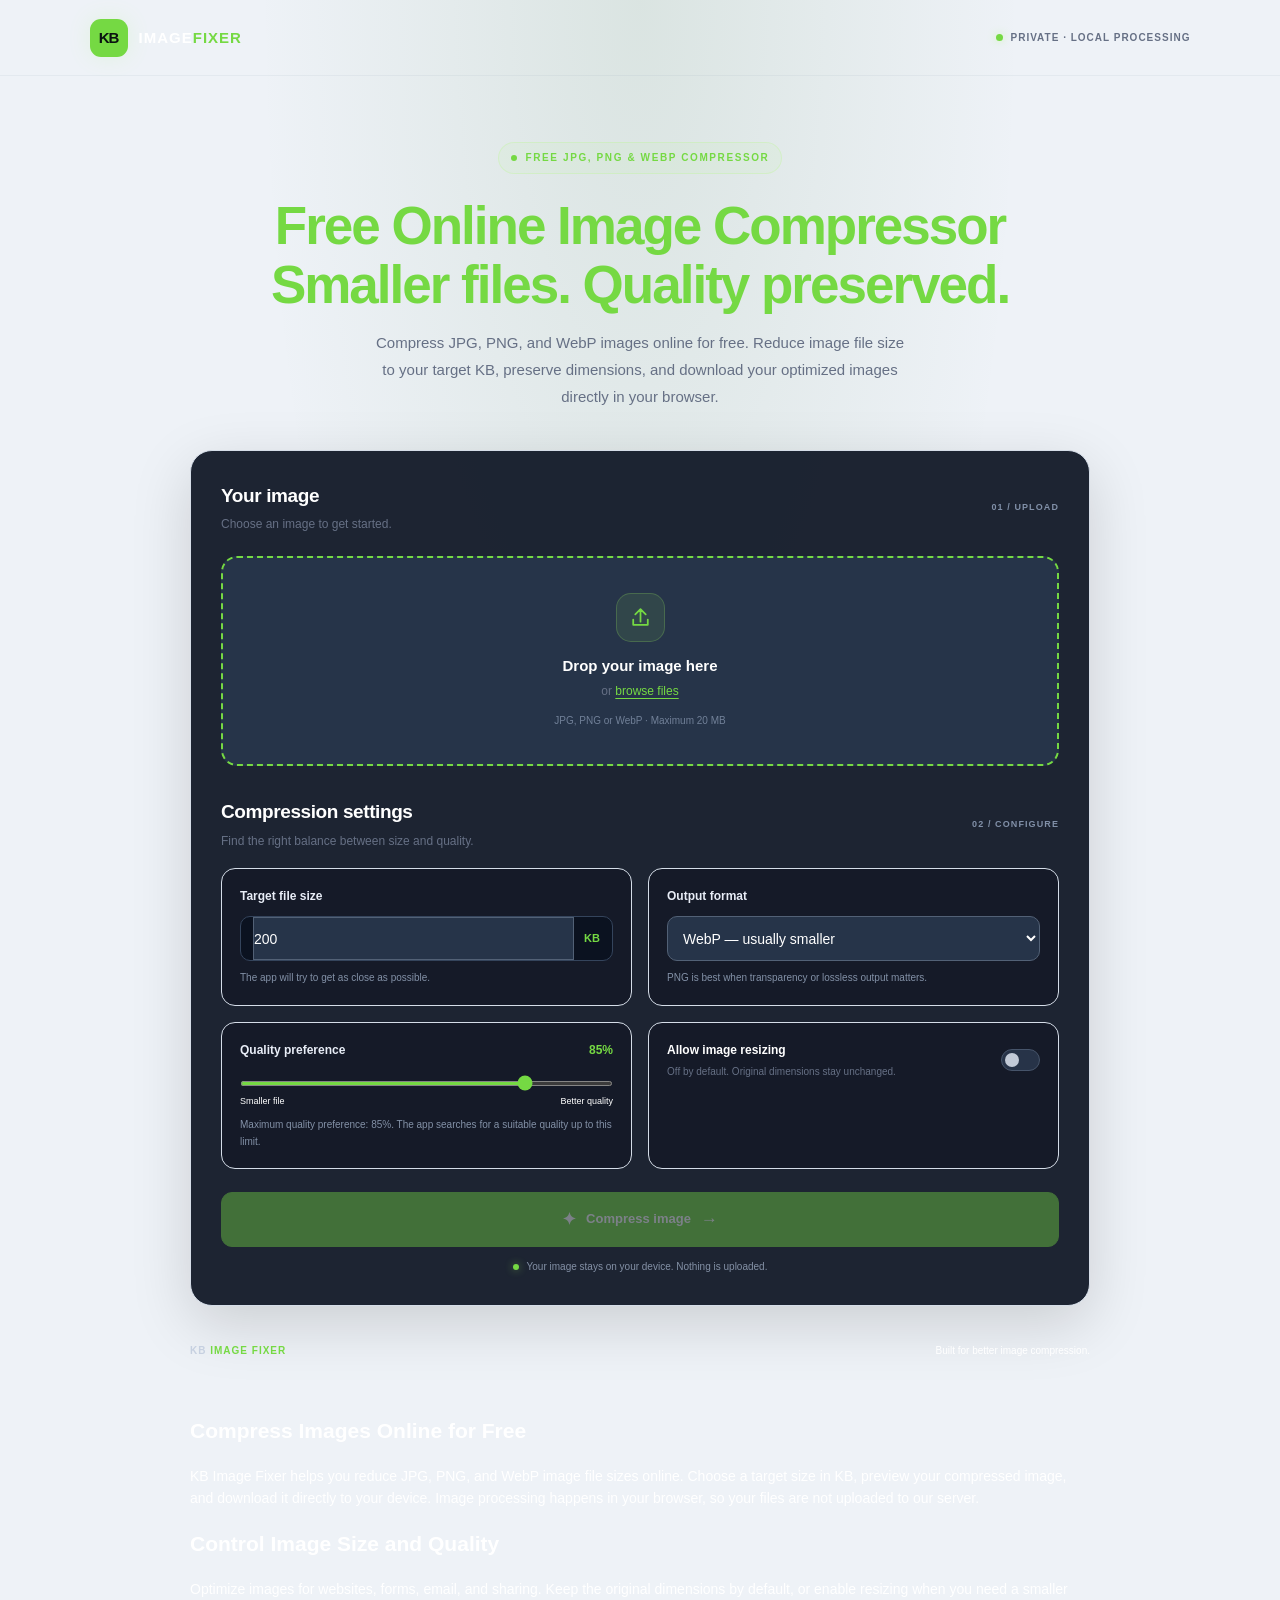
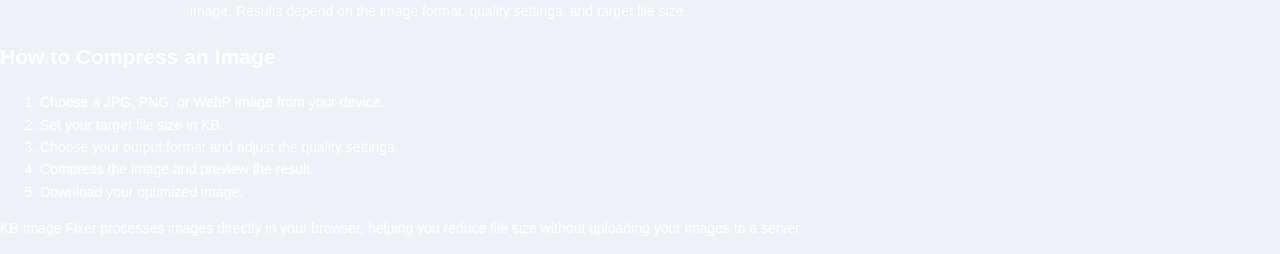
<file: index.html>
<!DOCTYPE html>
<html lang="en">
<head>
  
<!-- Google Analytics -->
<script async src="https://www.googletagmanager.com/gtag/js?id=G-NMLSBLCP2W"></script>
<script>
  window.dataLayer = window.dataLayer || [];
  function gtag(){dataLayer.push(arguments);}
  gtag('js', new Date());
  gtag('config', 'G-NMLSBLCP2W');
</script>

  <meta property="og:title" content="KB Image Fixer - Free Online Image Compressor">
<meta property="og:description" content="Compress JPG, PNG, and WebP images for free. Reduce file size and download your images directly in your browser.">
<meta property="og:url" content="https://kbfixerofficial.netlify.app/">
<meta property="og:type" content="website">
<meta name="description" content="Compress JPG, PNG, and WebP images online for free with KB Image Fixer. Set a target size in KB, preserve image dimensions, and download optimized images directly in your browser.">
  <meta charset="UTF-8">
  <meta name="viewport" content="width=device-width, initial-scale=1.0">
  <meta name="theme-color" content="#080d19">
<title>Free Image Compressor Online | KB Image Fixer</title>
  <link rel="stylesheet" href="style.css">
<link rel="icon" type="image/svg+xml" href="favicon.svg">
</head>
<body>
  <header class="topbar">
    <a class="brand" href="#" aria-label="KBImage Fixer home">
      <span class="brand-icon">KB</span>
      <span>IMAGE<span class="green">FIXER</span></span>
    </a>
    <span class="local-badge">
      <span class="status-dot"></span> PRIVATE · LOCAL PROCESSING
    </span>
  </header>

  <main class="container">
    <section class="hero">
      <div class="eyebrow"><span></span> FREE JPG, PNG & WEBP COMPRESSOR</div>
  <h1>Free Online Image Compressor<br><span>Smaller files. Quality preserved.</span></h1>
     <p>Compress JPG, PNG, and WebP images online for free. Reduce image file size to your target KB, preserve dimensions, and download your optimized images directly in your browser.</p>
    </section>

    <section class="workspace">
      <div class="section-heading">
        <div>
          <h2>Your image</h2>
          <p>Choose an image to get started.</p>
        </div>
        <span class="step-label">01 / UPLOAD</span>
      </div>

      <label class="dropzone" id="dropzone" for="fileInput">
        <input
          id="fileInput"
          type="file"
          accept="image/jpeg,image/png,image/webp"
          hidden
        >
        <div class="upload-icon">
          <svg viewBox="0 0 24 24" aria-hidden="true">
            <path d="M12 16V4m0 0L7 9m5-5 5 5M5 14v5h14v-5"/>
          </svg>
        </div>
        <h3>Drop your image here</h3>
        <p>or <span class="green underline">browse files</span></p>
        <span class="file-hint">JPG, PNG or WebP · Maximum 20 MB</span>
      </label>

      <div class="selected-file hidden" id="selectedFile">
        <div class="file-symbol">IMG</div>
        <div class="file-info">
          <strong id="fileName">image.jpg</strong>
          <span id="fileDetails">0 KB · 0 × 0 px</span>
        </div>
        <button class="icon-button" id="removeButton" type="button"
          aria-label="Remove selected image" title="Remove image">×</button>
      </div>

      <div class="settings-grid">
        <div class="section-heading settings-title">
          <div>
            <h2>Compression settings</h2>
            <p>Find the right balance between size and quality.</p>
          </div>
          <span class="step-label">02 / CONFIGURE</span>
        </div>

        <div class="setting-card">
          <label for="targetSize">Target file size</label>
          <div class="input-with-unit">
            <input id="targetSize" type="number" min="1" max="20000"
              value="200" step="1">
            <span>KB</span>
          </div>
          <p class="help-text">The app will try to get as close as possible.</p>
        </div>

        <div class="setting-card">
          <label for="outputFormat">Output format</label>
          <select id="outputFormat">
            <option value="image/webp">WebP — usually smaller</option>
            <option value="image/jpeg">JPEG — widely compatible</option>
            <option value="image/png">PNG — lossless</option>
          </select>
          <p class="help-text">PNG is best when transparency or lossless output matters.</p>
        </div>

        <div class="setting-card quality-card" id="qualityCard">
          <div class="label-row">
            <label for="quality">Quality preference</label>
            <span class="quality-value" id="qualityValue">85%</span>
          </div>
          <input id="quality" type="range" min="40" max="98" value="85">
          <div class="range-labels">
            <span>Smaller file</span>
            <span>Better quality</span>
          </div>
          <p class="help-text" id="qualityHelp">
            Balanced starting point. The app will search for a suitable quality.
          </p>
        </div>

        <div class="setting-card resize-card">
          <label class="toggle-row" for="allowResize">
            <span>
              <strong>Allow image resizing</strong>
              <small>Off by default. Original dimensions stay unchanged.</small>
            </span>
            <input type="checkbox" id="allowResize">
            <span class="toggle-ui" aria-hidden="true"></span>
          </label>
          <div class="resize-options hidden" id="resizeOptions">
            <label for="maxWidth">Maximum width</label>
            <div class="input-with-unit">
              <input id="maxWidth" type="number" min="100" max="12000"
                value="1920" step="100">
              <span>px</span>
            </div>
            <p class="help-text">
              Resizing is used only when necessary to help reach your target.
            </p>
          </div>
        </div>
      </div>

      <div class="warning-box hidden" id="formatWarning" role="status"></div>

      <button id="compressButton" class="primary-button" type="button" disabled>
        <span class="button-icon">✦</span>
        <span id="buttonText">Compress image</span>
        <span class="button-arrow">→</span>
      </button>
      <p class="privacy-note">
        <span class="status-dot"></span>
        Your image stays on your device. Nothing is uploaded.
      </p>
    </section>

    <section class="results hidden" id="results" aria-live="polite">
      <div class="section-heading">
        <div>
          <h2>Your compressed image</h2>
          <p id="resultSubtitle">Compression results</p>
        </div>
        <span class="step-label">03 / RESULT</span>
      </div>

      <div class="result-stats">
        <div class="stat-card">
          <span>Original size</span>
          <strong id="originalSize">—</strong>
        </div>
        <div class="stat-card highlight-stat">
          <span>Compressed size</span>
          <strong id="compressedSize">—</strong>
        </div>
        <div class="stat-card">
          <span>Size reduction</span>
          <strong id="reduction">—</strong>
        </div>
      </div>

      <div class="preview-grid">
        <div class="preview-card">
          <div class="preview-heading">
            <span>ORIGINAL</span>
            <span id="originalDimensions">—</span>
          </div>
          <div class="preview-image">
            <img id="originalPreview" alt="Original image preview">
          </div>
        </div>
        <div class="preview-card">
          <div class="preview-heading">
            <span>COMPRESSED</span>
            <span id="compressedDimensions">—</span>
          </div>
          <div class="preview-image">
            <img id="compressedPreview" alt="Compressed image preview">
          </div>
        </div>
      </div>

      <div class="result-message" id="resultMessage" role="status"></div>

      <div class="result-actions">
        <button id="downloadButton" class="primary-button" type="button">
          Download compressed image <span class="button-arrow">↓</span>
        </button>
        <button id="startOverButton" class="secondary-button" type="button">
          Try another image
        </button>
      </div>
    </section>

    <footer>
      <span class="brand-footer">KB <span class="green">IMAGE FIXER</span></span>
      <span>Built for better image compression.</span>
    </footer>

     <section class="seo-info">
  <h2>Compress Images Online for Free</h2>
  <p>KB Image Fixer helps you reduce JPG, PNG, and WebP image file sizes online. Choose a target size in KB, preview your compressed image, and download it directly to your device. Image processing happens in your browser, so your files are not uploaded to our server.</p>

  <h2>Control Image Size and Quality</h2>
  <p>Optimize images for websites, forms, email, and sharing. Keep the original dimensions by default, or enable resizing when you need a smaller image. Results depend on the image format, quality settings, and target file size.</p>
</section>
  </main>

  <script src="script.js"></script>
</body>

  
<section class="seo-info">
  <h2>How to Compress an Image</h2>
  <ol>
    <li>Choose a JPG, PNG, or WebP image from your device.</li>
    <li>Set your target file size in KB.</li>
    <li>Choose your output format and adjust the quality settings.</li>
    <li>Compress the image and preview the result.</li>
    <li>Download your optimized image.</li>
  </ol>
  <p>KB Image Fixer processes images directly in your browser, helping you reduce file size without uploading your images to a server.</p>
</section>

</html>
</file>
<file: style.css>
:root {
  --bg: #EEF2F7;
  --panel: #FFFFFF;
  --panel-light: #E4EAF2;
  --border: #D5DDE8;
  --green: #75D943;
  --text: #172033;
  --muted: #667085;
}
}

* {
  box-sizing: border-box;
}

html {
  scroll-behavior: smooth;
}

body {
  margin: 0;
  min-height: 100vh;
  background:
    radial-gradient(ellipse at 50% 0%, rgba(75, 128, 70, 0.12), transparent 42%),
    var(--bg);
  color: var(--text);
  font-family: Inter, "Segoe UI", Arial, sans-serif;
  font-size: 14px;
  line-height: 1.6;
}

button,
input,
select {
  font: inherit;
}

button {
  cursor: pointer;
}

button:focus-visible,
input:focus-visible,
select:focus-visible,
.dropzone:focus-within {
  outline: 2px solid var(--green);
  outline-offset: 3px;
}

.hidden {
  display: none !important;
}

.green {
  color: var(--green);
}

.topbar {
  height: 76px;
  padding: 0 7%;
  border-bottom: 1px solid rgba(149, 162, 183, 0.12);
  display: flex;
  justify-content: space-between;
  align-items: center;
  gap: 20px;
}

.brand {
  display: inline-flex;
  align-items: center;
  gap: 11px;
  color: var(--text);
  text-decoration: none;
  font-size: 15px;
  font-weight: 850;
  letter-spacing: 1px;
}

.brand-icon {
  width: 38px;
  height: 38px;
  display: grid;
  place-items: center;
  border-radius: 11px;
  background: var(--green);
  color: #0a1210;
  font-size: 15px;
  letter-spacing: -1px;
  box-shadow: 0 0 22px rgba(163, 255, 95, 0.15);
}

.local-badge {
  display: flex;
  align-items: center;
  gap: 8px;
  color: var(--muted);
  font-size: 10px;
  letter-spacing: 1px;
  font-weight: 700;
}

.status-dot {
  width: 7px;
  height: 7px;
  flex: 0 0 7px;
  display: inline-block;
  background: var(--green);
  border-radius: 50%;
  box-shadow: 0 0 9px rgba(163, 255, 95, 0.45);
}

.container {
  width: min(900px, 88%);
  margin: 0 auto;
}

.hero {
  text-align: center;
  padding: 66px 0 40px;
}

.eyebrow {
  display: inline-flex;
  align-items: center;
  gap: 9px;
  padding: 7px 12px;
  border: 1px solid rgba(163, 255, 95, 0.2);
  border-radius: 100px;
  background: rgba(163, 255, 95, 0.055);
  color: var(--green);
  font-size: 10px;
  font-weight: 800;
  letter-spacing: 1.6px;
}

.eyebrow span {
  width: 6px;
  height: 6px;
  border-radius: 50%;
  background: var(--green);
}

.hero h1 {
  margin: 22px 0 14px;
  font-size: clamp(35px, 6vw, 53px);
  font-weight: 850;
  line-height: 1.12;
  letter-spacing: -2px;
}

.hero h1 span {
  color: var(--green);
}

.hero > p {
  max-width: 530px;
  margin: 0 auto;
  color: var(--muted);
  font-size: 15px;
  line-height: 1.8;
}

.workspace,
.results {
  padding: 30px;
  border: 1px solid var(--border);
  border-radius: 22px;
  background: rgba(16, 24, 39, 0.94);
  box-shadow: 0 18px 60px rgba(0, 0, 0, 0.15);
}

.section-heading {
  display: flex;
  justify-content: space-between;
  align-items: center;
  gap: 15px;
  margin-bottom: 22px;
}

.section-heading h2 {
  margin: 0 0 4px;
  font-size: 19px;
  letter-spacing: -0.4px;
}

.section-heading p {
  margin: 0;
  color: var(--muted);
  font-size: 12px;
}

.step-label {
  color: #8190a8;
  font-size: 9px;
  font-weight: 800;
  letter-spacing: 1.1px;
  white-space: nowrap;
}

.dropzone {
  min-height: 210px;
  padding: 27px 18px;
  border: 1px dashed #42516b;
  border-radius: var(--radius);
  background: rgba(8, 13, 25, 0.5);
  display: flex;
  flex-direction: column;
  align-items: center;
  justify-content: center;
  text-align: center;
  cursor: pointer;
  transition: border-color 0.2s, background 0.2s, transform 0.2s;
}

.dropzone:hover,
.dropzone.dragging {
  border-color: var(--green);
  background: rgba(163, 255, 95, 0.045);
}

.dropzone.dragging {
  transform: scale(1.005);
}

.upload-icon {
  width: 49px;
  height: 49px;
  margin-bottom: 12px;
  display: grid;
  place-items: center;
  border: 1px solid rgba(163, 255, 95, 0.2);
  border-radius: 15px;
  background: rgba(163, 255, 95, 0.09);
}

.upload-icon svg {
  width: 25px;
  height: 25px;
  fill: none;
  stroke: var(--green);
  stroke-width: 1.7;
  stroke-linecap: round;
  stroke-linejoin: round;
}

.dropzone h3 {
  margin: 0;
  font-size: 15px;
}

.dropzone p {
  margin: 4px 0 12px;
  color: var(--muted);
  font-size: 12px;
}

.underline {
  text-decoration: underline;
  text-underline-offset: 3px;
}

.file-hint {
  color: #718098;
  font-size: 10px;
}

.selected-file {
  display: flex;
  align-items: center;
  gap: 12px;
  margin-top: 13px;
  padding: 13px;
  border: 1px solid var(--border);
  border-radius: 12px;
  background: var(--panel-light);
}

.file-symbol {
  width: 39px;
  height: 39px;
  display: grid;
  place-items: center;
  border-radius: 10px;
  background: rgba(163, 255, 95, 0.1);
  color: var(--green);
  font-size: 10px;
  font-weight: 850;
}

.file-info {
  min-width: 0;
  flex: 1;
  display: flex;
  flex-direction: column;
}

.file-info strong {
  overflow-wrap: anywhere;
  font-size: 12px;
}

.file-info span {
  color: var(--muted);
  font-size: 11px;
}

.icon-button {
  width: 32px;
  height: 32px;
  border: 1px solid var(--border);
  border-radius: 9px;
  background: transparent;
  color: var(--muted);
  font-size: 22px;
  line-height: 1;
}

.icon-button:hover {
  border-color: var(--danger);
  color: var(--danger);
}

.settings-grid {
  display: grid;
  grid-template-columns: repeat(2, minmax(0, 1fr));
  gap: 16px;
  margin-top: 31px;
}

.settings-title {
  grid-column: 1 / -1;
  margin: 0 0 1px;
}

.setting-card {
  min-width: 0;
  padding: 18px;
  border: 1px solid var(--border);
  border-radius: 14px;
  background: rgba(8, 13, 25, 0.38);
}

.setting-card > label,
.setting-card > .label-row > label,
.resize-options > label {
  display: block;
  margin-bottom: 10px;
  color: #e8edf7;
  font-size: 12px;
  font-weight: 750;
}

.input-with-unit {
  display: flex;
  align-items: center;
  gap: 10px;
  padding: 0 12px;
  border: 1px solid #34445c;
  border-radius: 10px;
  background: #0b1220;
}

.input-with-unit:focus-within {
  border-color: var(--green);
}

.input-with-unit input {
  width: 100%;
  min-width: 0;
  height: 43px;
  padding: 0;
  border: none;
  outline: none;
  background: transparent;
  color: var(--text);
  font-size: 14px;
}

.input-with-unit input:focus-visible {
  outline: none;
}

.input-with-unit span {
  color: var(--green);
  font-size: 11px;
  font-weight: 800;
}

select {
  width: 100%;
  min-height: 45px;
  padding: 0 11px;
  border: 1px solid #34445c;
  border-radius: 10px;
  background: #0b1220;
  color: var(--text);
  font-size: 12px;
}

select option {
  background: #101827;
}

.help-text {
  margin: 9px 0 0;
  color: #8391a7;
  font-size: 10px;
  line-height: 1.65;
}

.label-row {
  display: flex;
  justify-content: space-between;
  align-items: center;
  gap: 10px;
}

.label-row label {
  margin-bottom: 10px;
}

.quality-value {
  margin-bottom: 10px;
  color: var(--green);
  font-size: 12px;
  font-weight: 850;
}

input[type="range"] {
  width: 100%;
  height: 5px;
  margin: 8px 0;
  border-radius: 10px;
  accent-color: var(--green);
  cursor: pointer;
}

.range-labels {
  display: flex;
  justify-content: space-between;
  gap: 10px;
  color: #8491a6;
  font-size: 9px;
}

.toggle-row {
  display: flex !important;
  align-items: center;
  justify-content: space-between;
  gap: 12px;
  margin: 0 !important;
  cursor: pointer;
}

.toggle-row > span:first-child {
  min-width: 0;
}

.toggle-row strong,
.toggle-row small {
  display: block;
}

.toggle-row strong {
  font-size: 12px;
}

.toggle-row small {
  margin-top: 4px;
  color: var(--muted);
  font-size: 10px;
  line-height: 1.6;
  font-weight: 400;
}

.toggle-row input {
  position: absolute;
  width: 1px;
  height: 1px;
  opacity: 0;
}

.toggle-ui {
  position: relative;
  width: 39px;
  height: 22px;
  flex: 0 0 39px;
  border: 1px solid #46546a;
  border-radius: 30px;
  background: #273348;
  transition: background 0.2s;
}

.toggle-ui::after {
  position: absolute;
  top: 3px;
  left: 3px;
  width: 14px;
  height: 14px;
  border-radius: 50%;
  background: #c2cad7;
  content: "";
  transition: transform 0.2s, background 0.2s;
}

.toggle-row input:checked + .toggle-ui {
  border-color: var(--green);
  background: rgba(163, 255, 95, 0.23);
}

.toggle-row input:checked + .toggle-ui::after {
  transform: translateX(17px);
  background: var(--green);
}

.toggle-row input:focus-visible + .toggle-ui {
  outline: 2px solid var(--green);
  outline-offset: 3px;
}

.resize-options {
  margin-top: 18px;
  padding-top: 15px;
  border-top: 1px solid var(--border);
}

.warning-box {
  margin-top: 17px;
  padding: 12px 14px;
  border: 1px solid rgba(255, 191, 92, 0.25);
  border-radius: 10px;
  background: rgba(255, 191, 92, 0.07);
  color: #ffd18c;
  font-size: 11px;
  line-height: 1.7;
}

.warning-box.error {
  border-color: rgba(255, 119, 127, 0.3);
  background: rgba(255, 119, 127, 0.07);
  color: #ffadb2;
}

.primary-button {
  width: 100%;
  min-height: 51px;
  padding: 13px 18px;
  border: 1px solid var(--green);
  border-radius: 11px;
  background: var(--green);
  color: #0b1408;
  display: flex;
  align-items: center;
  justify-content: center;
  gap: 10px;
  font-size: 13px;
  font-weight: 850;
  transition: background 0.2s, box-shadow 0.2s, transform 0.2s;
}

#compressButton {
  margin-top: 23px;
}

.primary-button:not(:disabled):hover {
  background: #b6ff85;
  box-shadow: 0 0 25px rgba(163, 255, 95, 0.15);
  transform: translateY(-1px);
}

.primary-button:disabled {
  opacity: 0.42;
  cursor: not-allowed;
}

.button-icon {
  font-size: 17px;
}

.button-arrow {
  font-size: 17px;
}

.privacy-note {
  margin: 12px 0 0;
  display: flex;
  align-items: center;
  justify-content: center;
  gap: 8px;
  color: #8491a6;
  font-size: 10px;
}

.privacy-note .status-dot {
  width: 6px;
  height: 6px;
  flex-basis: 6px;
}

.results {
  margin-top: 22px;
}

.result-stats {
  display: grid;
  grid-template-columns: repeat(3, minmax(0, 1fr));
  gap: 12px;
  margin-bottom: 20px;
}

.stat-card {
  min-width: 0;
  padding: 16px 13px;
  border: 1px solid var(--border);
  border-radius: 12px;
  background: rgba(8, 13, 25, 0.38);
}

.stat-card span {
  display: block;
  color: var(--muted);
  font-size: 10px;
}

.stat-card strong {
  display: block;
  margin-top: 5px;
  overflow-wrap: anywhere;
  font-size: clamp(17px, 3vw, 22px);
  font-weight: 850;
}

.highlight-stat {
  border-color: rgba(163, 255, 95, 0.28);
  background: rgba(163, 255, 95, 0.055);
}

.highlight-stat strong,
#reduction {
  color: var(--green);
}

.preview-grid {
  display: grid;
  grid-template-columns: repeat(2, minmax(0, 1fr));
  gap: 14px;
}

.preview-card {
  min-width: 0;
  overflow: hidden;
  border: 1px solid var(--border);
  border-radius: 12px;
  background: #0b1220;
}

.preview-heading {
  min-height: 43px;
  padding: 10px 12px;
  display: flex;
  justify-content: space-between;
  align-items: center;
  gap: 8px;
  border-bottom: 1px solid var(--border);
}

.preview-heading span:first-child {
  color: #aab6c9;
  font-size: 9px;
  font-weight: 850;
  letter-spacing: 1px;
}

.preview-heading span:last-child {
  color: var(--muted);
  font-size: 9px;
  text-align: right;
}

.preview-image {
  min-height: 190px;
  padding: 12px;
  display: grid;
  place-items: center;
  background-color: #101827;
  background-image:
    linear-gradient(45deg, #182337 25%, transparent 25%),
    linear-gradient(-45deg, #182337 25%, transparent 25%),
    linear-gradient(45deg, transparent 75%, #182337 75%),
    linear-gradient(-45deg, transparent 75%, #182337 75%);
  background-size: 20px 20px;
  background-position: 0 0, 0 10px, 10px -10px, -10px 0;
}

.preview-image img {
  display: block;
  max-width: 100%;
  max-height: 300px;
  object-fit: contain;
}

.result-message {
  margin-top: 17px;
  padding: 13px 15px;
  border: 1px solid var(--border);
  border-radius: 10px;
  background: rgba(8, 13, 25, 0.4);
  color: #c0cada;
  font-size: 11px;
  line-height: 1.75;
  overflow-wrap: anywhere;
}

.result-message.success {
  border-color: rgba(163, 255, 95, 0.24);
}

.result-message.warning {
  border-color: rgba(255, 191, 92, 0.3);
  color: #ffd18c;
}

.result-message.error {
  border-color: rgba(255, 119, 127, 0.3);
  color: #ffadb2;
}

.result-actions {
  display: grid;
  gap: 11px;
  margin-top: 16px;
}

.secondary-button {
  width: 100%;
  min-height: 45px;
  padding: 11px 15px;
  border: 1px solid var(--border);
  border-radius: 10px;
  background: transparent;
  color: #d7deeb;
  font-size: 12px;
  font-weight: 700;
  transition: border-color 0.2s, background 0.2s;
}

.secondary-button:hover {
  border-color: var(--green);
  background: rgba(163, 255, 95, 0.04);
}

footer {
  min-height: 90px;
  display: flex;
  align-items: center;
  justify-content: space-between;
  gap: 15px;
  color: #718098;
  font-size: 10px;
}

.brand-footer {
  color: #c6d0e0;
  font-weight: 850;
  letter-spacing: 1px;
}

@media (max-width: 650px) {
  .topbar {
    height: 66px;
    padding: 0 5%;
  }

  .brand {
    gap: 8px;
    font-size: 12px;
  }

  .brand-icon {
    width: 33px;
    height: 33px;
  }

  .local-badge {
    font-size: 8px;
    letter-spacing: 0.4px;
  }

  .container {
    width: 92%;
  }

  .hero {
    padding: 46px 0 28px;
  }

  .hero h1 {
    letter-spacing: -1.5px;
  }

  .hero > p {
    font-size: 13px;
  }

  .workspace,
  .results {
    padding: 20px 15px;
    border-radius: 16px;
  }

  .settings-grid {
    grid-template-columns: 1fr;
    gap: 12px;
  }

  .settings-title {
    grid-column: auto;
  }

  .section-heading {
    align-items: flex-start;
  }

  .step-label {
    padding-top: 5px;
    font-size: 8px;
  }

  .result-stats {
    gap: 7px;
  }

  .stat-card {
    padding: 12px 8px;
  }

  .stat-card span {
    font-size: 9px;
  }

  .stat-card strong {
    font-size: 16px;
  }

  .preview-grid {
    grid-template-columns: 1fr;
  }

  .preview-image {
    min-height: 150px;
  }

  footer {
    font-size: 9px;
  }
}

@media (prefers-reduced-motion: reduce) {
  *,
  *::before,
  *::after {
    scroll-behavior: auto !important;
    transition-duration: 0.01ms !important;
  }
}


/* KB Image Fixer — Light Studio button fixes */

button,
input[type="button"],
input[type="submit"],
select {
  background-color: #FFFFFF;
  color: #172033;
  border-color: #D5DDE8;
}

/* Upload area */
#dropzone {
  background-color: #FFFFFF;
  color: #172033;
  border-color: #C9D4E2;
}

/* Input fields and settings */
input,
textarea {
  background-color: #E4EAF2;
  color: #172033;
  border-color: #D5DDE8;
}

/* Secondary buttons */
#removeButton,
#startOverButton {
  background-color: #FFFFFF;
  color: #172033;
  border-color: #D5DDE8;
}

/* Keep the main compression button green */
#compressButton,
#downloadButton {
  background-color: #75D943;
  color: #172033;
  border-color: #75D943;
}

/* Hover effects */
button:hover {
  filter: brightness(0.96);
}

/* Placeholder text */
input::placeholder,
textarea::placeholder {
  color: #667085;
}

/* Fix remaining dark buttons — Light Studio theme */

button,
.button,
.btn,
.secondary-button,
.ghost-button,
input[type="button"],
input[type="submit"] {
  background: #FFFFFF;
  color: #172033;
  border: 1px solid #D5DDE8;
}

/* Green primary actions */
#compressButton,
#downloadButton,
button.primary,
.button-primary {
  background: #75D943;
  color: #172033;
  border-color: #75D943;
}

/* Disabled buttons */
button:disabled,
input:disabled {
  background: #E4EAF2;
  color: #667085;
  border-color: #D5DDE8;
  cursor: not-allowed;
}

/* Smooth hover */
button:not(:disabled):hover,
input[type="button"]:hover,
input[type="submit"]:hover {
  filter: brightness(0.96);
}

/* Fix Target File Size input visibility */
#targetSize {
  background-color: #FFFFFF !important;
  color: #172033 !important;
  border: 1px solid #AAB7C8 !important;
  caret-color: #172033 !important;
}

#targetSize:focus {
  background-color: #FFFFFF !important;
  color: #172033 !important;
  border-color: #75D943 !important;
  outline: 2px solid rgba(117, 217, 67, 0.25);
}

#targetSize::placeholder {
  color: #667085 !important;
  opacity: 1;
}
/* KB Image Fixer — White Text Theme */

/* Default text everywhere */
body,
body * {
  color: #FFFFFF;
}

/* Keep the main title unchanged */
h1 {
  color: #75D943;
}

/* Dark backgrounds for readable white text */
input,
textarea,
select,
#targetSize,
#maxWidth {
  background-color: #263449 !important;
  color: #FFFFFF !important;
  caret-color: #FFFFFF !important;
  border-color: #526176 !important;
}

/* Placeholder text */
input::placeholder,
textarea::placeholder {
  color: #D0D7E2 !important;
  opacity: 1;
}

/* Buttons */
button,
.button,
.btn,
input[type="button"],
input[type="submit"] {
  background-color: #263449;
  color: #FFFFFF !important;
  border-color: #526176;
}

/* Main action buttons stay green */
#compressButton,
#downloadButton {
  background-color: #75D943 !important;
  color: #172033 !important;
  border-color: #75D943 !important;
}

/* Upload area */
#dropzone {
  background-color: #263449 !important;
  color: #FFFFFF !important;
}

/* Keep text visible when fields are selected */
input:focus,
textarea:focus,
select:focus {
  color: #FFFFFF !important;
  border-color: #75D943 !important;
}

/* KB Image Fixer — Upload and Preview Polish */

/* Upload area */
#dropzone {
  background: #263449 !important;
  color: #FFFFFF !important;
  border: 2px dashed #75D943 !important;
  border-radius: 16px;
  padding: 28px 20px;
  transition: border-color 0.2s ease, background 0.2s ease;
  cursor: pointer;
}

/* Upload hover effect */
#dropzone:hover {
  background: #31435A !important;
  border-color: #8BEB5D !important;
}

/* Selected file information */
#selectedFile {
  color: #FFFFFF !important;
}

/* Image previews */
#originalPreview,
#compressedPreview {
  display: block;
  max-width: 100%;
  height: auto;
  object-fit: contain;
  border-radius: 12px;
  background: #263449;
  border: 1px solid #526176;
}

/* Preview images when their surrounding area is dark */
#originalPreview,
#compressedPreview {
  padding: 4px;
}

/* Keep image information readable */
#fileName,
#fileDetails,
#originalDimensions,
#compressedDimensions,
#originalSize,
#compressedSize,
#reduction {
  color: #FFFFFF !important;
}

/* KB Image Fixer — Results Dashboard Polish */

#results {
  color: #FFFFFF !important;
}

/* Result values */
#originalSize,
#compressedSize,
#reduction,
#originalDimensions,
#compressedDimensions,
#resultSubtitle,
#resultMessage {
  color: #FFFFFF !important;
}

/* Results cards */
#results > div {
  border-radius: 14px;
}

/* Green savings highlight */
#reduction {
  color: #75D943 !important;
  font-weight: 800;
}

/* Download and Start Over buttons */
#downloadButton,
#startOverButton {
  border-radius: 10px;
  padding: 12px 20px;
  font-weight: 700;
  cursor: pointer;
  transition: transform 0.15s ease, filter 0.15s ease;
}

/* Download button */
#downloadButton {
  background: #75D943 !important;
  color: #172033 !important;
  border: 1px solid #75D943 !important;
}

/* Start Over button */
#startOverButton {
  background: #263449 !important;
  color: #FFFFFF !important;
  border: 1px solid #526176 !important;
}

/* Small hover animation */
#downloadButton:hover,
#startOverButton:hover {
  transform: translateY(-2px);
  filter: brightness(1.05);
}

/* KB Image Fixer — Responsive Layout */

* {
  box-sizing: border-box;
}

img {
  max-width: 100%;
  height: auto;
}

input,
select,
textarea,
button {
  max-width: 100%;
  font: inherit;
}

#targetSize,
#maxWidth {
  width: 100%;
  min-width: 0;
}

/* Image previews */
#originalPreview,
#compressedPreview {
  max-width: 100%;
  height: auto;
}

/* Tablets and smaller screens */
@media (max-width: 768px) {
  body {
    overflow-x: hidden;
  }

  #results {
    width: 100%;
    min-width: 0;
  }

  #compressButton,
  #downloadButton,
  #startOverButton {
    min-height: 44px;
  }
}

/* Mobile phones */
@media (max-width: 480px) {
  body {
    font-size: 14px;
  }

  #dropzone {
    padding: 22px 12px;
  }

  #compressButton,
  #downloadButton,
  #startOverButton {
    width: 100%;
    padding: 12px 14px;
  }
}
</file>
